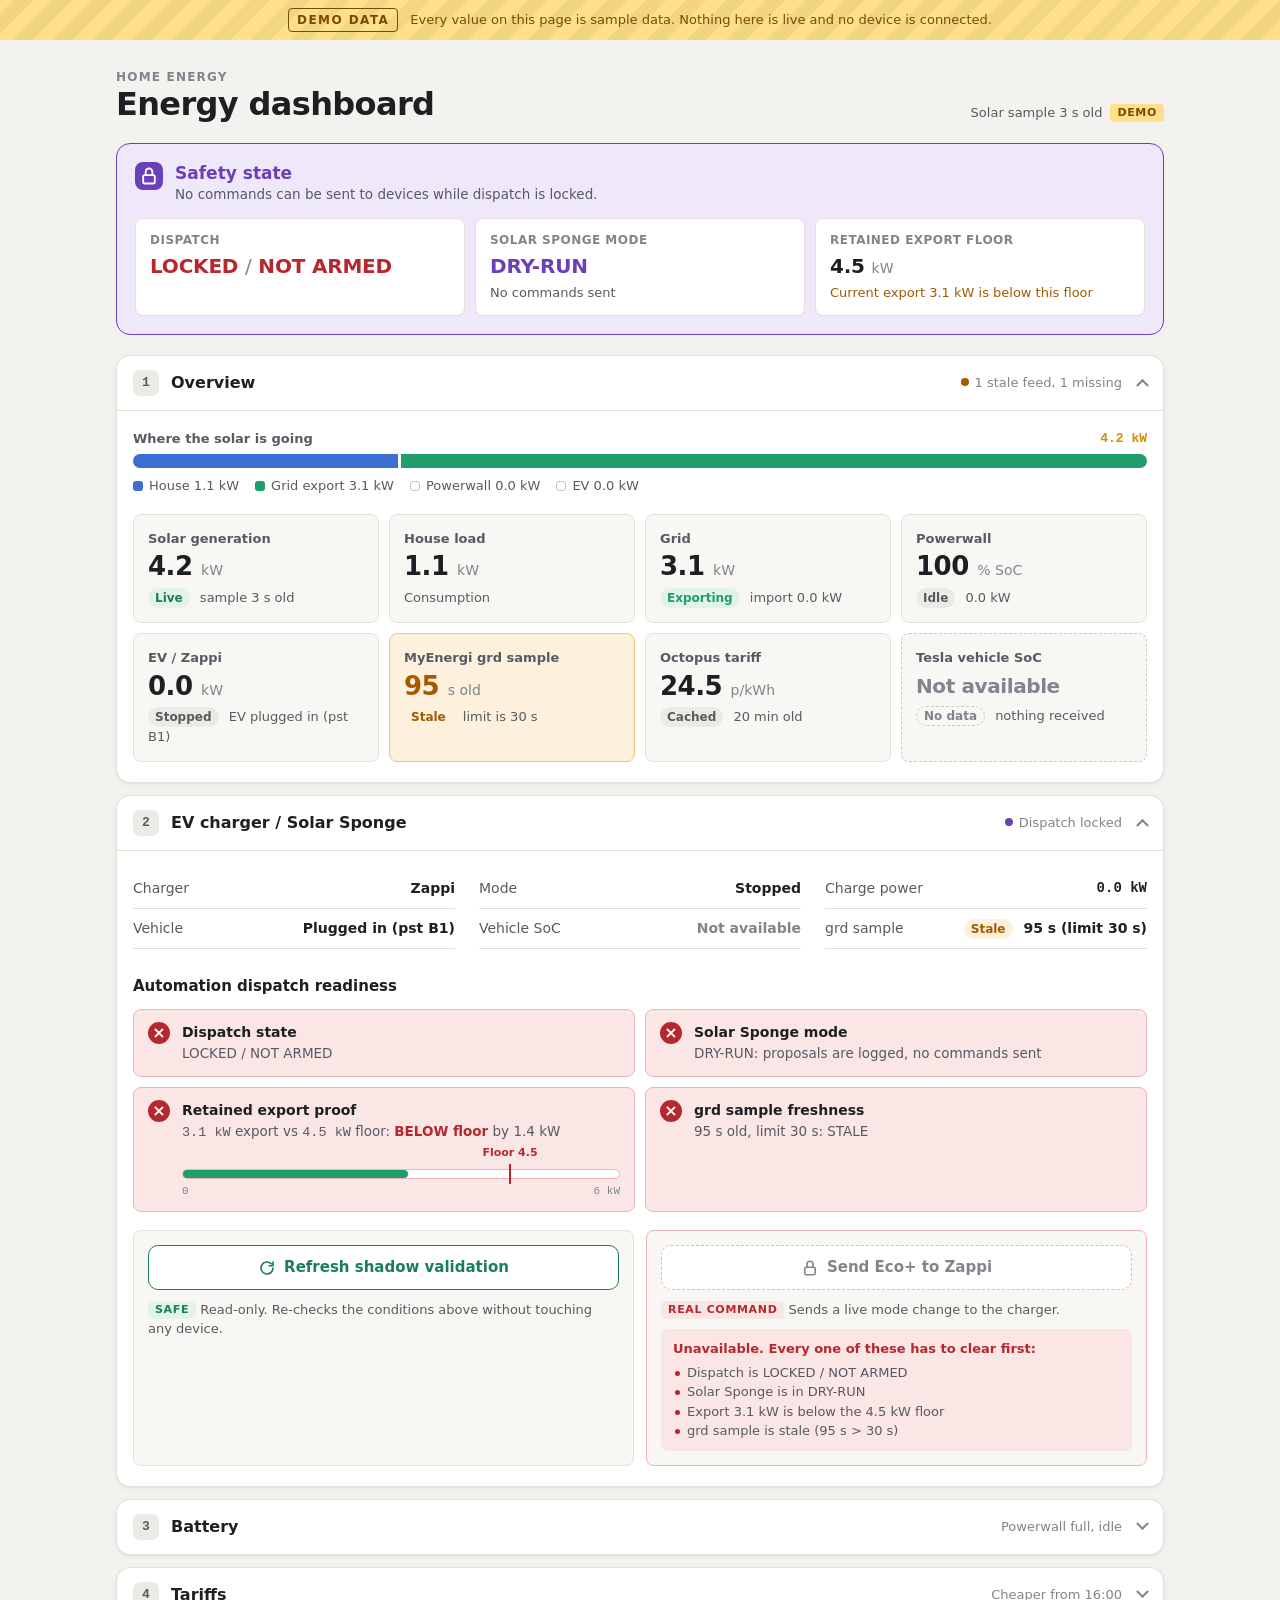
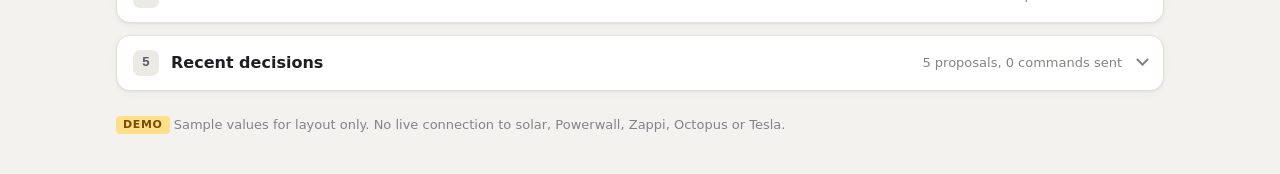
<file: ai-toolkit/pilot/dashboards/A-no-rulebook/index.html>
<!doctype html>
<html lang="en">
<head>
  <meta charset="utf-8">
  <meta name="viewport" content="width=device-width, initial-scale=1">
  <title>Home Energy Dashboard</title>
  <meta name="description" content="Home energy dashboard showing demo data for solar, grid, Powerwall, Zappi EV charging, tariffs and Solar Sponge automation safety state.">
  <link rel="stylesheet" href="styles.css">
</head>
<body>

  <div class="demo-ribbon" role="note">
    <strong>DEMO DATA</strong>
    <span>Every value on this page is sample data. Nothing here is live and no device is connected.</span>
  </div>

  <header class="page-head">
    <div class="wrap head-inner">
      <div>
        <p class="eyebrow">Home energy</p>
        <h1>Energy dashboard</h1>
      </div>
      <p class="head-meta">Solar sample 3 s old <span class="tag tag-demo">Demo</span></p>
    </div>
  </header>

  <main class="wrap">

    <!-- Safety state: always visible, never collapsible -->
    <section class="safety" aria-labelledby="safety-title">
      <div class="safety-head">
        <svg class="safety-icon" viewBox="0 0 24 24" aria-hidden="true"><rect x="5" y="11" width="14" height="10" rx="2"/><path d="M8 11V7a4 4 0 0 1 8 0v4"/></svg>
        <div>
          <h2 id="safety-title">Safety state</h2>
          <p>No commands can be sent to devices while dispatch is locked.</p>
        </div>
      </div>
      <dl class="safety-grid">
        <div class="safety-item is-locked">
          <dt>Dispatch</dt>
          <dd>LOCKED <span class="sep">/</span> NOT ARMED</dd>
        </div>
        <div class="safety-item is-dry">
          <dt>Solar Sponge mode</dt>
          <dd>DRY-RUN</dd>
          <p class="safety-note">No commands sent</p>
        </div>
        <div class="safety-item">
          <dt>Retained export floor</dt>
          <dd>4.5 <span class="unit">kW</span></dd>
          <p class="safety-note warn-text">Current export 3.1 kW is below this floor</p>
        </div>
      </dl>
    </section>

    <!-- 1. Overview -->
    <details class="panel" open>
      <summary>
        <span class="num">1</span>
        <span class="panel-title">Overview</span>
        <span class="panel-hint"><span class="dot dot-warn"></span>1 stale feed, 1 missing</span>
      </summary>
      <div class="panel-body">

        <div class="flow" aria-label="Where the 4.2 kW of solar is going">
          <div class="flow-label">
            <span>Where the solar is going</span>
            <span class="mono">4.2 kW</span>
          </div>
          <div class="flow-bar" role="img" aria-label="House 1.1 kW, grid export 3.1 kW, battery 0 kW, EV 0 kW">
            <span class="seg seg-house" style="flex: 1.1"></span>
            <span class="seg seg-export" style="flex: 3.1"></span>
          </div>
          <ul class="flow-legend">
            <li><span class="key key-house"></span>House 1.1 kW</li>
            <li><span class="key key-export"></span>Grid export 3.1 kW</li>
            <li><span class="key key-none"></span>Powerwall 0.0 kW</li>
            <li><span class="key key-none"></span>EV 0.0 kW</li>
          </ul>
        </div>

        <div class="cards">
          <article class="card">
            <h3>Solar generation</h3>
            <p class="value">4.2 <span class="unit">kW</span></p>
            <p class="meta"><span class="status ok">Live</span> sample 3 s old</p>
          </article>

          <article class="card">
            <h3>House load</h3>
            <p class="value">1.1 <span class="unit">kW</span></p>
            <p class="meta">Consumption</p>
          </article>

          <article class="card">
            <h3>Grid</h3>
            <p class="value">3.1 <span class="unit">kW</span></p>
            <p class="meta"><span class="status export">Exporting</span> import 0.0 kW</p>
          </article>

          <article class="card">
            <h3>Powerwall</h3>
            <p class="value">100 <span class="unit">% SoC</span></p>
            <p class="meta"><span class="status neutral">Idle</span> 0.0 kW</p>
          </article>

          <article class="card">
            <h3>EV / Zappi</h3>
            <p class="value">0.0 <span class="unit">kW</span></p>
            <p class="meta"><span class="status neutral">Stopped</span> EV plugged in (pst B1)</p>
          </article>

          <article class="card card-warn">
            <h3>MyEnergi grd sample</h3>
            <p class="value">95 <span class="unit">s old</span></p>
            <p class="meta"><span class="status warn">Stale</span> limit is 30 s</p>
          </article>

          <article class="card">
            <h3>Octopus tariff</h3>
            <p class="value">24.5 <span class="unit">p/kWh</span></p>
            <p class="meta"><span class="status neutral">Cached</span> 20 min old</p>
          </article>

          <article class="card card-missing">
            <h3>Tesla vehicle SoC</h3>
            <p class="value value-missing">Not available</p>
            <p class="meta"><span class="status missing">No data</span> nothing received</p>
          </article>
        </div>
      </div>
    </details>

    <!-- 2. EV charger / Solar Sponge -->
    <details class="panel" open>
      <summary>
        <span class="num">2</span>
        <span class="panel-title">EV charger / Solar Sponge</span>
        <span class="panel-hint"><span class="dot dot-lock"></span>Dispatch locked</span>
      </summary>
      <div class="panel-body">

        <dl class="kv">
          <div><dt>Charger</dt><dd>Zappi</dd></div>
          <div><dt>Mode</dt><dd>Stopped</dd></div>
          <div><dt>Charge power</dt><dd class="mono">0.0 kW</dd></div>
          <div><dt>Vehicle</dt><dd>Plugged in (pst B1)</dd></div>
          <div><dt>Vehicle SoC</dt><dd class="muted">Not available</dd></div>
          <div><dt>grd sample</dt><dd><span class="status warn">Stale</span> 95 s (limit 30 s)</dd></div>
        </dl>

        <h3 class="subhead">Automation dispatch readiness</h3>

        <ul class="checks">
          <li class="check fail">
            <span class="check-mark" aria-hidden="true">&times;</span>
            <div>
              <p class="check-name">Dispatch state</p>
              <p class="check-detail">LOCKED / NOT ARMED</p>
            </div>
          </li>
          <li class="check fail">
            <span class="check-mark" aria-hidden="true">&times;</span>
            <div>
              <p class="check-name">Solar Sponge mode</p>
              <p class="check-detail">DRY-RUN: proposals are logged, no commands sent</p>
            </div>
          </li>
          <li class="check fail">
            <span class="check-mark" aria-hidden="true">&times;</span>
            <div class="check-grow">
              <p class="check-name">Retained export proof</p>
              <p class="check-detail"><span class="mono">3.1 kW</span> export vs <span class="mono">4.5 kW</span> floor: <strong>BELOW floor</strong> by 1.4 kW</p>
              <div class="gauge" role="img" aria-label="Export 3.1 kW against a 4.5 kW floor">
                <span class="gauge-fill" style="width: 51.67%"></span>
                <span class="gauge-floor" style="left: 75%"><span>Floor 4.5</span></span>
              </div>
              <div class="gauge-scale"><span>0</span><span>6 kW</span></div>
            </div>
          </li>
          <li class="check fail">
            <span class="check-mark" aria-hidden="true">&times;</span>
            <div>
              <p class="check-name">grd sample freshness</p>
              <p class="check-detail">95 s old, limit 30 s: STALE</p>
            </div>
          </li>
        </ul>

        <div class="actions">
          <div class="action">
            <button type="button" class="btn btn-safe" id="refresh-btn">
              <svg viewBox="0 0 24 24" aria-hidden="true"><path d="M20 12a8 8 0 1 1-2.34-5.66"/><path d="M20 4v5h-5"/></svg>
              Refresh shadow validation
            </button>
            <p class="action-note"><span class="tag tag-safe">Safe</span> Read-only. Re-checks the conditions above without touching any device.</p>
            <p class="action-result" id="refresh-result" aria-live="polite"></p>
          </div>

          <div class="action action-danger">
            <button type="button" class="btn btn-danger" disabled aria-describedby="eco-blocked">
              <svg viewBox="0 0 24 24" aria-hidden="true"><rect x="5" y="11" width="14" height="10" rx="2"/><path d="M8 11V7a4 4 0 0 1 8 0v4"/></svg>
              Send Eco+ to Zappi
            </button>
            <p class="action-note"><span class="tag tag-danger">Real command</span> Sends a live mode change to the charger.</p>
            <div class="blocked" id="eco-blocked">
              <p>Unavailable. Every one of these has to clear first:</p>
              <ul>
                <li>Dispatch is LOCKED / NOT ARMED</li>
                <li>Solar Sponge is in DRY-RUN</li>
                <li>Export 3.1 kW is below the 4.5 kW floor</li>
                <li>grd sample is stale (95 s &gt; 30 s)</li>
              </ul>
            </div>
          </div>
        </div>
      </div>
    </details>

    <!-- 3. Battery -->
    <details class="panel">
      <summary>
        <span class="num">3</span>
        <span class="panel-title">Battery</span>
        <span class="panel-hint">Powerwall full, idle</span>
      </summary>
      <div class="panel-body">
        <div class="battery">
          <div class="battery-shell" role="img" aria-label="Powerwall state of charge 100 percent">
            <span class="battery-fill" style="width: 100%"></span>
            <span class="battery-text">100 %</span>
          </div>
          <span class="battery-cap" aria-hidden="true"></span>
        </div>
        <dl class="kv">
          <div><dt>State of charge</dt><dd class="mono">100 %</dd></div>
          <div><dt>Status</dt><dd>Idle</dd></div>
          <div><dt>Power</dt><dd class="mono">0.0 kW</dd></div>
          <div><dt>Note</dt><dd>Full, so surplus solar goes to the grid</dd></div>
        </dl>
      </div>
    </details>

    <!-- 4. Tariffs -->
    <details class="panel">
      <summary>
        <span class="num">4</span>
        <span class="panel-title">Tariffs</span>
        <span class="panel-hint">Cheaper from 16:00</span>
      </summary>
      <div class="panel-body">
        <div class="tariffs">
          <article class="tariff tariff-now">
            <p class="tariff-label">Current slot</p>
            <p class="value">24.5 <span class="unit">p/kWh</span></p>
            <p class="meta"><span class="status neutral">Cached</span> 20 min old</p>
          </article>
          <div class="tariff-arrow" aria-hidden="true">
            <svg viewBox="0 0 24 24"><path d="M5 12h14M13 6l6 6-6 6"/></svg>
          </div>
          <article class="tariff tariff-next">
            <p class="tariff-label">Next slot from 16:00</p>
            <p class="value">15.0 <span class="unit">p/kWh</span></p>
            <p class="meta"><span class="status ok">&minus;9.5 p</span> cheaper than now</p>
          </article>
        </div>
        <p class="footnote">Source: Octopus. The current rate comes from a cached copy, not a fresh fetch.</p>
      </div>
    </details>

    <!-- 5. Recent decisions -->
    <details class="panel">
      <summary>
        <span class="num">5</span>
        <span class="panel-title">Recent decisions</span>
        <span class="panel-hint">5 proposals, 0 commands sent</span>
      </summary>
      <div class="panel-body">
        <div class="table-wrap">
          <table>
            <thead>
              <tr>
                <th scope="col">time</th>
                <th scope="col">proposal</th>
                <th scope="col">reason</th>
                <th scope="col">command_sent</th>
                <th scope="col">dry_run</th>
              </tr>
            </thead>
            <tbody>
              <tr>
                <td class="mono">15:42</td>
                <td>Set Zappi to Eco+</td>
                <td>Export 3.1 kW is below the 4.5 kW retained floor</td>
                <td><span class="pill pill-no">no</span></td>
                <td><span class="pill pill-yes">yes</span></td>
              </tr>
              <tr>
                <td class="mono">15:37</td>
                <td>Hold Stopped</td>
                <td>grd sample stale (95 s, limit 30 s)</td>
                <td><span class="pill pill-no">no</span></td>
                <td><span class="pill pill-yes">yes</span></td>
              </tr>
              <tr>
                <td class="mono">15:32</td>
                <td>Set Zappi to Eco+</td>
                <td>Dispatch locked / not armed</td>
                <td><span class="pill pill-no">no</span></td>
                <td><span class="pill pill-yes">yes</span></td>
              </tr>
              <tr>
                <td class="mono">15:27</td>
                <td>Hold Stopped</td>
                <td>Tesla vehicle SoC not available</td>
                <td><span class="pill pill-no">no</span></td>
                <td><span class="pill pill-yes">yes</span></td>
              </tr>
              <tr>
                <td class="mono">15:22</td>
                <td>No action</td>
                <td>Powerwall at 100 %, surplus already exporting</td>
                <td><span class="pill pill-no">no</span></td>
                <td><span class="pill pill-yes">yes</span></td>
              </tr>
            </tbody>
          </table>
        </div>
      </div>
    </details>

  </main>

  <footer class="wrap page-foot">
    <p><span class="tag tag-demo">Demo</span> Sample values for layout only. No live connection to solar, Powerwall, Zappi, Octopus or Tesla.</p>
  </footer>

  <script>
    (function () {
      var btn = document.getElementById('refresh-btn');
      var out = document.getElementById('refresh-result');
      if (!btn || !out) return;
      btn.addEventListener('click', function () {
        var t = new Date();
        var hh = String(t.getHours()).padStart(2, '0');
        var mm = String(t.getMinutes()).padStart(2, '0');
        var ss = String(t.getSeconds()).padStart(2, '0');
        out.textContent = 'Checked at ' + hh + ':' + mm + ':' + ss + ' (demo). Still blocked: 4 of 4 checks fail. No commands sent.';
      });
    })();
  </script>
</body>
</html>
</file>
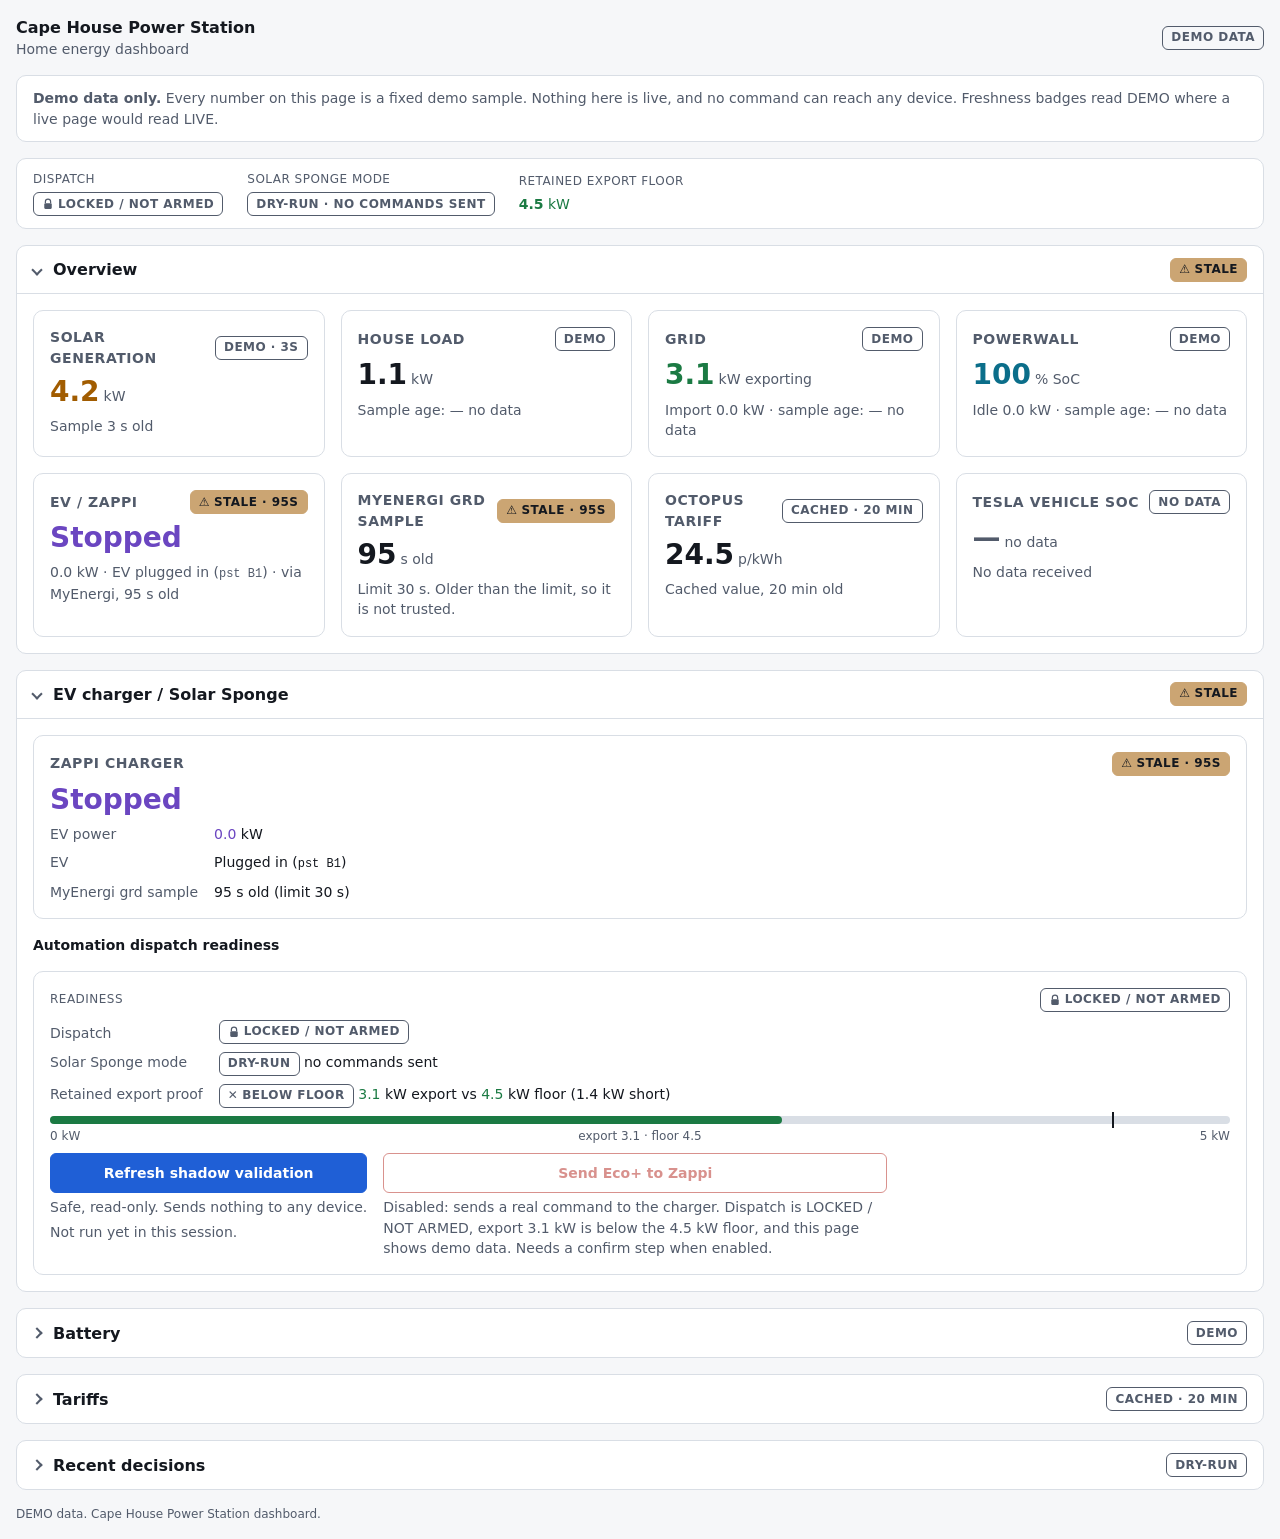
<file: ai-toolkit/pilot/dashboards/B-rulebook-v1/index.html>
<!doctype html>
<html lang="en">
<head>
<meta charset="utf-8">
<meta name="viewport" content="width=device-width, initial-scale=1">
<title>Cape House Power Station (DEMO)</title>
<link rel="stylesheet" href="styles.css">
</head>
<body>
<svg width="0" height="0" style="position:absolute" aria-hidden="true">
  <symbol id="i-lock" viewBox="0 0 16 16">
    <path d="M4.5 7V5a3.5 3.5 0 0 1 7 0v2" fill="none" stroke="currentColor" stroke-width="1.6"/>
    <rect x="3" y="7" width="10" height="7.5" rx="1.5" fill="currentColor"/>
  </symbol>
</svg>

<main class="page">

  <header class="page-header">
    <div>
      <h1>Cape House Power Station</h1>
      <p class="sub">Home energy dashboard</p>
    </div>
    <span class="badge">DEMO DATA</span>
  </header>

  <section class="notice" aria-label="Demo data notice">
    <p><strong>Demo data only.</strong> Every number on this page is a fixed demo sample. Nothing here is live,
      and no command can reach any device. Freshness badges read DEMO where a live page would read LIVE.</p>
  </section>

  <section class="safety" aria-label="Safety state">
    <div class="safety-item">
      <span class="label">Dispatch</span>
      <span class="badge"><svg width="12" height="12" aria-hidden="true"><use href="#i-lock"/></svg>LOCKED / NOT ARMED</span>
    </div>
    <div class="safety-item">
      <span class="label">Solar Sponge mode</span>
      <span class="badge">DRY-RUN · no commands sent</span>
    </div>
    <div class="safety-item">
      <span class="label">Retained export floor</span>
      <span class="export"><strong>4.5</strong> kW</span>
    </div>
  </section>

  <!-- 1. Overview -->
  <details class="section" open>
    <summary>
      <h2>Overview</h2>
      <span class="badge badge-stale"><span aria-hidden="true">⚠</span>STALE</span>
    </summary>
    <div class="section-body">
      <div class="grid">

        <article class="card">
          <div class="card-head">
            <h3 class="label">Solar generation</h3>
            <span class="badge">DEMO · 3s</span>
          </div>
          <p class="num"><span class="solar">4.2</span><span class="unit">kW</span></p>
          <p class="meta">Sample 3 s old</p>
        </article>

        <article class="card">
          <div class="card-head">
            <h3 class="label">House load</h3>
            <span class="badge">DEMO</span>
          </div>
          <p class="num">1.1<span class="unit">kW</span></p>
          <p class="meta">Sample age: <span class="nodata">— no data</span></p>
        </article>

        <article class="card">
          <div class="card-head">
            <h3 class="label">Grid</h3>
            <span class="badge">DEMO</span>
          </div>
          <p class="num"><span class="export">3.1</span><span class="unit">kW exporting</span></p>
          <p class="meta">Import 0.0 kW · sample age: <span class="nodata">— no data</span></p>
        </article>

        <article class="card">
          <div class="card-head">
            <h3 class="label">Powerwall</h3>
            <span class="badge">DEMO</span>
          </div>
          <p class="num"><span class="battery">100</span><span class="unit">% SoC</span></p>
          <p class="meta">Idle 0.0 kW · sample age: <span class="nodata">— no data</span></p>
        </article>

        <article class="card">
          <div class="card-head">
            <h3 class="label">EV / Zappi</h3>
            <span class="badge badge-stale"><span aria-hidden="true">⚠</span>STALE · 95s</span>
          </div>
          <p class="num"><span class="ev">Stopped</span></p>
          <p class="meta">0.0 kW · EV plugged in (<span class="mono">pst B1</span>) · via MyEnergi, 95 s old</p>
        </article>

        <article class="card">
          <div class="card-head">
            <h3 class="label">MyEnergi grd sample</h3>
            <span class="badge badge-stale"><span aria-hidden="true">⚠</span>STALE · 95s</span>
          </div>
          <p class="num">95<span class="unit">s old</span></p>
          <p class="meta">Limit 30 s. Older than the limit, so it is not trusted.</p>
        </article>

        <article class="card">
          <div class="card-head">
            <h3 class="label">Octopus tariff</h3>
            <span class="badge">CACHED · 20 min</span>
          </div>
          <p class="num">24.5<span class="unit">p/kWh</span></p>
          <p class="meta">Cached value, 20 min old</p>
        </article>

        <article class="card">
          <div class="card-head">
            <h3 class="label">Tesla vehicle SoC</h3>
            <span class="badge">NO DATA</span>
          </div>
          <p class="num nodata">—<span class="unit">no data</span></p>
          <p class="meta">No data received</p>
        </article>

      </div>
    </div>
  </details>

  <!-- 2. EV charger / Solar Sponge -->
  <details class="section" open>
    <summary>
      <h2>EV charger / Solar Sponge</h2>
      <span class="badge badge-stale"><span aria-hidden="true">⚠</span>STALE</span>
    </summary>
    <div class="section-body">
      <div class="grid">
        <article class="card">
          <div class="card-head">
            <h3 class="label">Zappi charger</h3>
            <span class="badge badge-stale"><span aria-hidden="true">⚠</span>STALE · 95s</span>
          </div>
          <p class="num"><span class="ev">Stopped</span></p>
          <dl class="kv">
            <dt>EV power</dt><dd><span class="ev">0.0</span> kW</dd>
            <dt>EV</dt><dd>Plugged in (<span class="mono">pst B1</span>)</dd>
            <dt>MyEnergi grd sample</dt><dd>95 s old (limit 30 s)</dd>
          </dl>
        </article>
      </div>

      <h3>Automation dispatch readiness</h3>
      <article class="card">
        <div class="card-head">
          <span class="label">Readiness</span>
          <span class="badge"><svg width="12" height="12" aria-hidden="true"><use href="#i-lock"/></svg>LOCKED / NOT ARMED</span>
        </div>
        <dl class="kv">
          <dt>Dispatch</dt>
          <dd><span class="badge"><svg width="12" height="12" aria-hidden="true"><use href="#i-lock"/></svg>LOCKED / NOT ARMED</span></dd>
          <dt>Solar Sponge mode</dt>
          <dd><span class="badge">DRY-RUN</span> no commands sent</dd>
          <dt>Retained export proof</dt>
          <dd><span class="badge"><span aria-hidden="true">✕</span>BELOW FLOOR</span>
            <span class="export">3.1</span> kW export vs <span class="export">4.5</span> kW floor (1.4 kW short)</dd>
        </dl>

        <div class="meter" role="img" aria-label="Export 3.1 kW against a 4.5 kW retained floor, on a 0 to 5 kW scale. Below floor.">
          <div class="meter-track">
            <div class="meter-fill" style="width:62%"></div>
            <div class="meter-floor" style="left:90%"></div>
          </div>
          <div class="meter-scale"><span>0 kW</span><span>export 3.1 · floor 4.5</span><span>5 kW</span></div>
        </div>

        <div class="actions">
          <div class="action">
            <button type="button" class="btn btn-primary" id="refresh-shadow">Refresh shadow validation</button>
            <p class="reason">Safe, read-only. Sends nothing to any device.</p>
            <p class="meta" id="shadow-status" aria-live="polite">Not run yet in this session.</p>
          </div>
          <div class="action">
            <button type="button" class="btn btn-command" id="send-eco" disabled aria-describedby="eco-reason">Send Eco+ to Zappi</button>
            <p class="reason" id="eco-reason">Disabled: sends a real command to the charger. Dispatch is LOCKED / NOT ARMED,
              export 3.1 kW is below the 4.5 kW floor, and this page shows demo data. Needs a confirm step when enabled.</p>
          </div>
        </div>
      </article>
    </div>
  </details>

  <!-- 3. Battery -->
  <details class="section">
    <summary>
      <h2>Battery</h2>
      <span class="badge">DEMO</span>
    </summary>
    <div class="section-body">
      <div class="grid">
        <article class="card">
          <div class="card-head">
            <h3 class="label">Powerwall</h3>
            <span class="badge">DEMO</span>
          </div>
          <p class="num"><span class="battery">100</span><span class="unit">% SoC</span></p>
          <dl class="kv">
            <dt>State</dt><dd>Idle</dd>
            <dt>Charge / discharge</dt><dd><span class="battery">0.0</span> kW</dd>
            <dt>Sample age</dt><dd class="nodata">— no data</dd>
          </dl>
        </article>
      </div>
    </div>
  </details>

  <!-- 4. Tariffs -->
  <details class="section">
    <summary>
      <h2>Tariffs</h2>
      <span class="badge">CACHED · 20 min</span>
    </summary>
    <div class="section-body">
      <div class="grid">
        <article class="card">
          <div class="card-head">
            <h3 class="label">Octopus · current</h3>
            <span class="badge">CACHED · 20 min</span>
          </div>
          <p class="num">24.5<span class="unit">p/kWh</span></p>
          <p class="meta">Cached value, 20 min old</p>
        </article>
        <article class="card">
          <div class="card-head">
            <h3 class="label">Octopus · next slot</h3>
            <span class="badge">CACHED · 20 min</span>
          </div>
          <p class="num">15.0<span class="unit">p/kWh</span></p>
          <p class="meta">From 16:00</p>
        </article>
      </div>
    </div>
  </details>

  <!-- 5. Recent decisions -->
  <details class="section">
    <summary>
      <h2>Recent decisions</h2>
      <span class="badge">DRY-RUN</span>
    </summary>
    <div class="section-body">
      <div class="table-wrap">
        <table>
          <thead>
            <tr>
              <th scope="col" class="n">Time</th>
              <th scope="col">Proposal</th>
              <th scope="col">Reason</th>
              <th scope="col">command_sent</th>
              <th scope="col">dry_run</th>
            </tr>
          </thead>
          <tbody>
            <tr>
              <td class="n" data-label="Time">13:58</td>
              <td data-label="Proposal">Eco+ to Zappi</td>
              <td data-label="Reason">Export 3.1 kW below 4.5 kW retained floor</td>
              <td class="mono" data-label="command_sent">no</td>
              <td class="mono" data-label="dry_run">yes</td>
            </tr>
            <tr>
              <td class="n" data-label="Time">13:53</td>
              <td data-label="Proposal">Hold, no change</td>
              <td data-label="Reason">MyEnergi grd sample stale (95 s, limit 30 s)</td>
              <td class="mono" data-label="command_sent">no</td>
              <td class="mono" data-label="dry_run">yes</td>
            </tr>
            <tr>
              <td class="n" data-label="Time">13:48</td>
              <td data-label="Proposal">Eco+ to Zappi</td>
              <td data-label="Reason">Dispatch LOCKED / NOT ARMED</td>
              <td class="mono" data-label="command_sent">no</td>
              <td class="mono" data-label="dry_run">yes</td>
            </tr>
            <tr>
              <td class="n" data-label="Time">13:43</td>
              <td data-label="Proposal">Keep Zappi stopped</td>
              <td data-label="Reason">Tesla vehicle SoC not available</td>
              <td class="mono" data-label="command_sent">no</td>
              <td class="mono" data-label="dry_run">yes</td>
            </tr>
            <tr>
              <td class="n" data-label="Time">13:38</td>
              <td data-label="Proposal">Hold, no change</td>
              <td data-label="Reason">Solar Sponge in DRY-RUN mode</td>
              <td class="mono" data-label="command_sent">no</td>
              <td class="mono" data-label="dry_run">yes</td>
            </tr>
          </tbody>
        </table>
      </div>
      <p class="meta">Demo log. No command was sent for any row.</p>
    </div>
  </details>

  <p class="footer">DEMO data. Cape House Power Station dashboard.</p>
</main>

<script>
(function () {
  var refresh = document.getElementById('refresh-shadow');
  var status = document.getElementById('shadow-status');
  refresh.addEventListener('click', function () {
    var t = new Date().toLocaleTimeString([], { hour: '2-digit', minute: '2-digit', second: '2-digit' });
    status.textContent = 'Refreshed at ' + t + ' (demo, read-only, nothing sent).';
  });
  var eco = document.getElementById('send-eco');
  eco.addEventListener('click', function () {
    if (eco.disabled) return;
    if (!window.confirm('Send Eco+ to Zappi? This sends a real command to the charger.')) return;
    // Demo page: no command path exists.
  });
})();
</script>
</body>
</html>
</file>
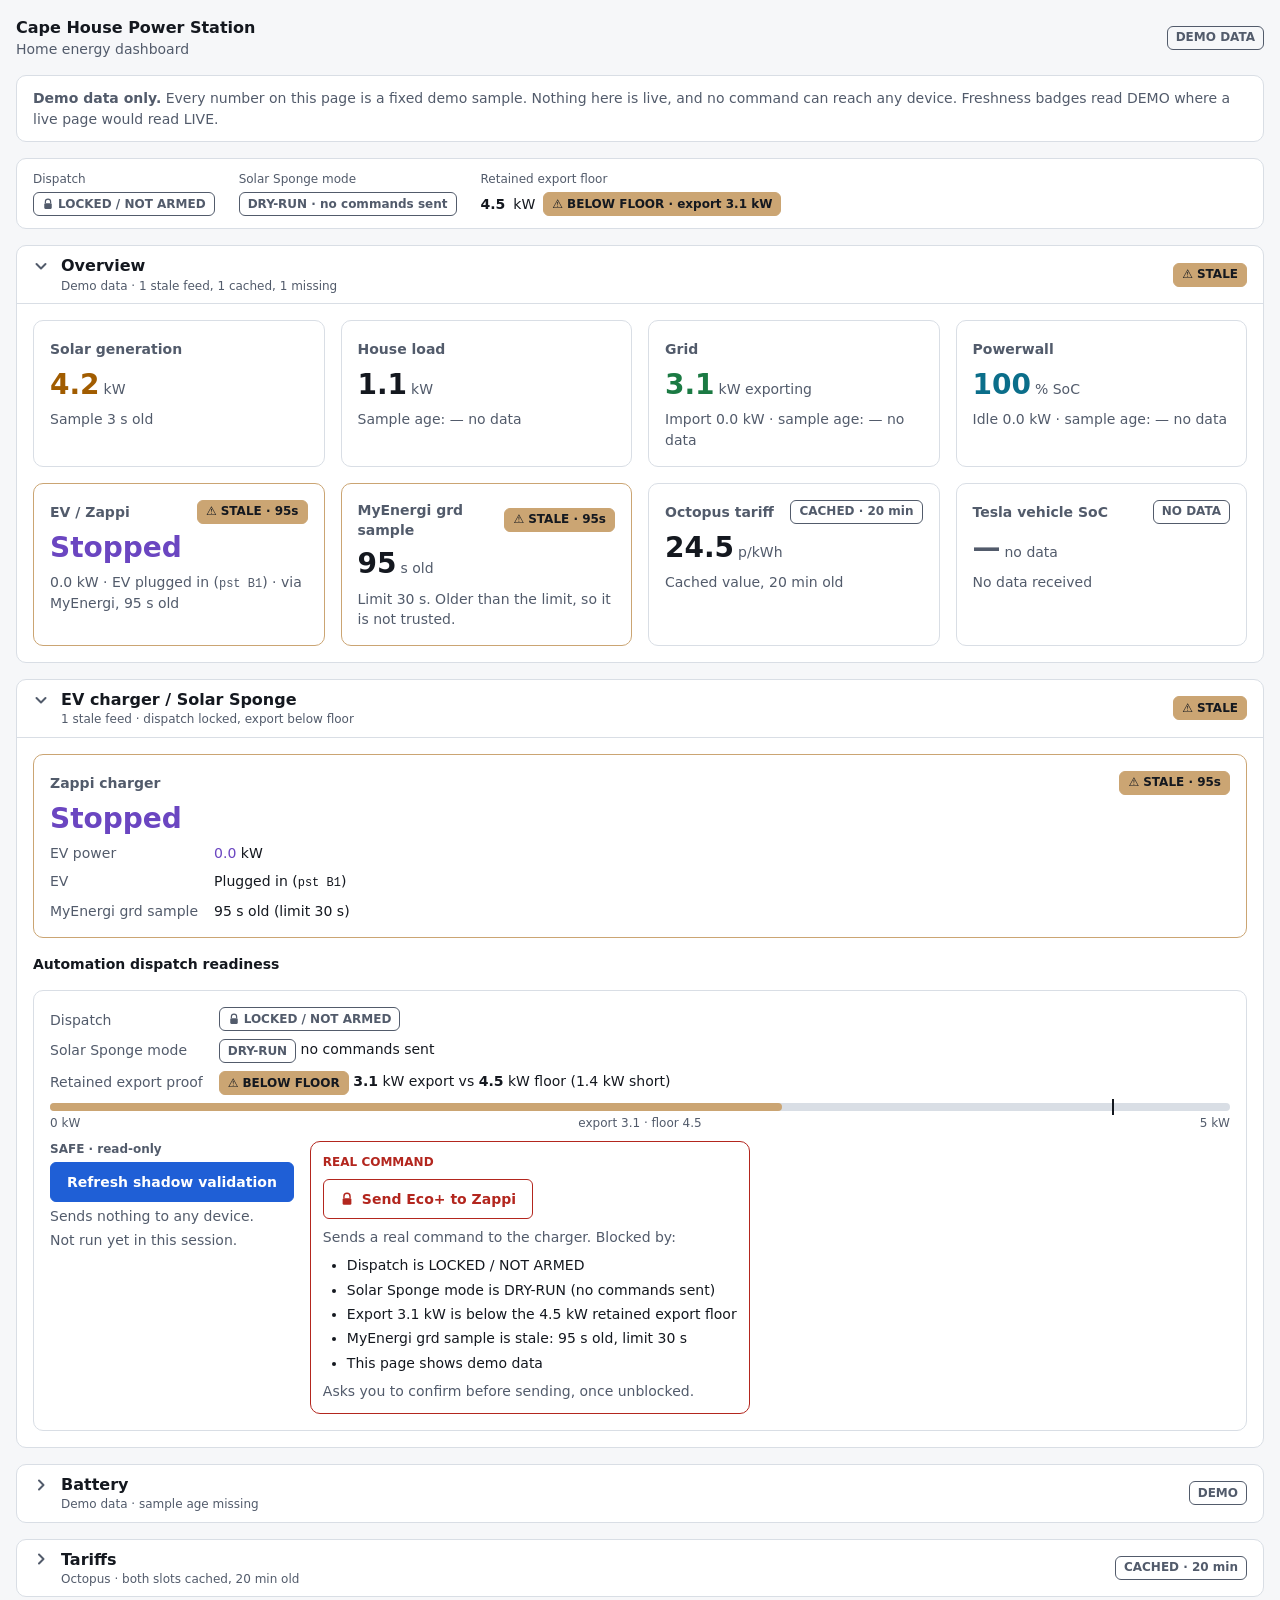
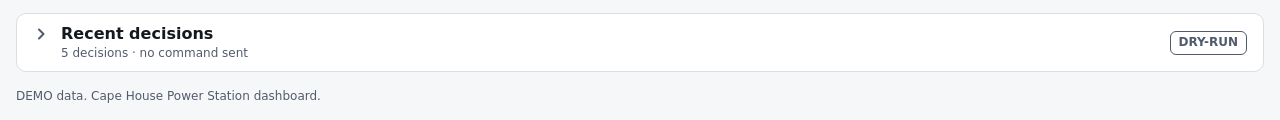
<file: ai-toolkit/pilot/dashboards/C-rulebook-v2-after-gate/index.html>
<!doctype html>
<html lang="en">
<head>
<meta charset="utf-8">
<meta name="viewport" content="width=device-width, initial-scale=1">
<title>Cape House Power Station (DEMO)</title>
<link rel="stylesheet" href="styles.css">
</head>
<body>
<svg width="0" height="0" style="position:absolute" aria-hidden="true">
  <symbol id="i-lock" viewBox="0 0 16 16">
    <path d="M4.5 7V5a3.5 3.5 0 0 1 7 0v2" fill="none" stroke="currentColor" stroke-width="1.6"/>
    <rect x="3" y="7" width="10" height="7.5" rx="1.5" fill="currentColor"/>
  </symbol>
  <symbol id="i-chev" viewBox="0 0 16 16">
    <path d="M6 3.5 10.5 8 6 12.5" fill="none" stroke="currentColor" stroke-width="2" stroke-linecap="round" stroke-linejoin="round"/>
  </symbol>
</svg>

<main class="page">

  <header class="page-header">
    <div>
      <h1>Cape House Power Station</h1>
      <p class="sub">Home energy dashboard</p>
    </div>
    <span class="badge">DEMO DATA</span>
  </header>

  <section class="notice" aria-label="Demo data notice">
    <p><strong>Demo data only.</strong> Every number on this page is a fixed demo sample. Nothing here is live,
      and no command can reach any device. Freshness badges read DEMO where a live page would read LIVE.</p>
  </section>

  <section class="safety" aria-label="Safety state">
    <div class="safety-item">
      <span class="label">Dispatch</span>
      <span class="badge"><svg width="12" height="12" aria-hidden="true"><use href="#i-lock"/></svg>LOCKED / NOT ARMED</span>
    </div>
    <div class="safety-item">
      <span class="label">Solar Sponge mode</span>
      <span class="badge">DRY-RUN · no commands sent</span>
    </div>
    <div class="safety-item">
      <span class="label">Retained export floor</span>
      <span class="floor-value"><strong>4.5</strong> kW
        <span class="badge badge-stale"><span aria-hidden="true">⚠</span>BELOW FLOOR · export 3.1 kW</span></span>
    </div>
  </section>

  <!-- 1. Overview -->
  <details class="section" open>
    <summary>
      <svg class="chev" width="16" height="16" aria-hidden="true"><use href="#i-chev"/></svg>
      <h2>Overview</h2>
      <span class="summary-line">Demo data · 1 stale feed, 1 cached, 1 missing</span>
      <span class="badge badge-stale"><span aria-hidden="true">⚠</span>STALE</span>
    </summary>
    <div class="section-body">
      <div class="grid">

        <article class="card">
          <div class="card-head">
            <h3 class="label">Solar generation</h3>
          </div>
          <p class="num"><span class="solar">4.2</span><span class="unit">kW</span></p>
          <p class="meta">Sample 3 s old</p>
        </article>

        <article class="card">
          <div class="card-head">
            <h3 class="label">House load</h3>
          </div>
          <p class="num">1.1<span class="unit">kW</span></p>
          <p class="meta">Sample age: <span class="nodata">— no data</span></p>
        </article>

        <article class="card">
          <div class="card-head">
            <h3 class="label">Grid</h3>
          </div>
          <p class="num"><span class="export">3.1</span><span class="unit">kW exporting</span></p>
          <p class="meta">Import 0.0 kW · sample age: <span class="nodata">— no data</span></p>
        </article>

        <article class="card">
          <div class="card-head">
            <h3 class="label">Powerwall</h3>
          </div>
          <p class="num"><span class="battery">100</span><span class="unit">% SoC</span></p>
          <p class="meta">Idle 0.0 kW · sample age: <span class="nodata">— no data</span></p>
        </article>

        <article class="card is-stale">
          <div class="card-head">
            <h3 class="label">EV / Zappi</h3>
            <span class="badge badge-stale"><span aria-hidden="true">⚠</span>STALE · 95s</span>
          </div>
          <p class="num"><span class="ev">Stopped</span></p>
          <p class="meta">0.0 kW · EV plugged in (<span class="mono">pst B1</span>) · via MyEnergi, 95 s old</p>
        </article>

        <article class="card is-stale">
          <div class="card-head">
            <h3 class="label">MyEnergi grd sample</h3>
            <span class="badge badge-stale"><span aria-hidden="true">⚠</span>STALE · 95s</span>
          </div>
          <p class="num">95<span class="unit">s old</span></p>
          <p class="meta">Limit 30 s. Older than the limit, so it is not trusted.</p>
        </article>

        <article class="card">
          <div class="card-head">
            <h3 class="label">Octopus tariff</h3>
            <span class="badge">CACHED · 20 min</span>
          </div>
          <p class="num">24.5<span class="unit">p/kWh</span></p>
          <p class="meta">Cached value, 20 min old</p>
        </article>

        <article class="card">
          <div class="card-head">
            <h3 class="label">Tesla vehicle SoC</h3>
            <span class="badge">NO DATA</span>
          </div>
          <p class="num nodata">—<span class="unit">no data</span></p>
          <p class="meta">No data received</p>
        </article>

      </div>
    </div>
  </details>

  <!-- 2. EV charger / Solar Sponge -->
  <details class="section" open>
    <summary>
      <svg class="chev" width="16" height="16" aria-hidden="true"><use href="#i-chev"/></svg>
      <h2>EV charger / Solar Sponge</h2>
      <span class="summary-line">1 stale feed · dispatch locked, export below floor</span>
      <span class="badge badge-stale"><span aria-hidden="true">⚠</span>STALE</span>
    </summary>
    <div class="section-body">
      <div class="grid">
        <article class="card is-stale">
          <div class="card-head">
            <h3 class="label">Zappi charger</h3>
            <span class="badge badge-stale"><span aria-hidden="true">⚠</span>STALE · 95s</span>
          </div>
          <p class="num"><span class="ev">Stopped</span></p>
          <dl class="kv">
            <dt>EV power</dt><dd><span class="ev">0.0</span> kW</dd>
            <dt>EV</dt><dd>Plugged in (<span class="mono">pst B1</span>)</dd>
            <dt>MyEnergi grd sample</dt><dd>95 s old (limit 30 s)</dd>
          </dl>
        </article>
      </div>

      <h3>Automation dispatch readiness</h3>
      <article class="card">
        <dl class="kv">
          <dt>Dispatch</dt>
          <dd><span class="badge"><svg width="12" height="12" aria-hidden="true"><use href="#i-lock"/></svg>LOCKED / NOT ARMED</span></dd>
          <dt>Solar Sponge mode</dt>
          <dd><span class="badge">DRY-RUN</span> no commands sent</dd>
          <dt>Retained export proof</dt>
          <dd><span class="badge badge-stale"><span aria-hidden="true">⚠</span>BELOW FLOOR</span>
            <strong>3.1</strong> kW export vs <strong>4.5</strong> kW floor (1.4 kW short)</dd>
        </dl>

        <div class="meter" role="img" aria-label="Export 3.1 kW against a 4.5 kW retained floor, on a 0 to 5 kW scale. Below floor.">
          <div class="meter-track">
            <div class="meter-fill is-below" style="width:62%"></div>
            <div class="meter-floor" style="left:90%"></div>
          </div>
          <div class="meter-scale"><span>0 kW</span><span>export 3.1 · floor 4.5</span><span>5 kW</span></div>
        </div>

        <div class="actions">
          <div class="action">
            <span class="tag">SAFE · read-only</span>
            <button type="button" class="btn btn-primary" id="refresh-shadow">Refresh shadow validation</button>
            <p class="reason">Sends nothing to any device.</p>
            <p class="meta" id="shadow-status" aria-live="polite">Not run yet in this session.</p>
          </div>
          <div class="action action-command">
            <span class="tag tag-command">REAL COMMAND</span>
            <button type="button" class="btn btn-command" id="send-eco" disabled aria-describedby="eco-reason eco-blockers"><svg width="14" height="14" aria-hidden="true"><use href="#i-lock"/></svg>Send Eco+ to Zappi</button>
            <p class="reason" id="eco-reason">Sends a real command to the charger. Blocked by:</p>
            <ul class="blockers" id="eco-blockers">
              <li>Dispatch is LOCKED / NOT ARMED</li>
              <li>Solar Sponge mode is DRY-RUN (no commands sent)</li>
              <li>Export 3.1 kW is below the 4.5 kW retained export floor</li>
              <li>MyEnergi grd sample is stale: 95 s old, limit 30 s</li>
              <li>This page shows demo data</li>
            </ul>
            <p class="meta">Asks you to confirm before sending, once unblocked.</p>
          </div>
        </div>
      </article>
    </div>
  </details>

  <!-- 3. Battery -->
  <details class="section">
    <summary>
      <svg class="chev" width="16" height="16" aria-hidden="true"><use href="#i-chev"/></svg>
      <h2>Battery</h2>
      <span class="summary-line">Demo data · sample age missing</span>
      <span class="badge">DEMO</span>
    </summary>
    <div class="section-body">
      <div class="grid">
        <article class="card">
          <div class="card-head">
            <h3 class="label">Powerwall</h3>
          </div>
          <p class="num"><span class="battery">100</span><span class="unit">% SoC</span></p>
          <dl class="kv">
            <dt>State</dt><dd>Idle</dd>
            <dt>Charge / discharge</dt><dd><span class="battery">0.0</span> kW</dd>
            <dt>Sample age</dt><dd class="nodata">— no data</dd>
          </dl>
        </article>
      </div>
    </div>
  </details>

  <!-- 4. Tariffs -->
  <details class="section">
    <summary>
      <svg class="chev" width="16" height="16" aria-hidden="true"><use href="#i-chev"/></svg>
      <h2>Tariffs</h2>
      <span class="summary-line">Octopus · both slots cached, 20 min old</span>
      <span class="badge">CACHED · 20 min</span>
    </summary>
    <div class="section-body">
      <div class="grid">
        <article class="card">
          <div class="card-head">
            <h3 class="label">Octopus · current</h3>
          </div>
          <p class="num">24.5<span class="unit">p/kWh</span></p>
          <p class="meta">Cached value, 20 min old</p>
        </article>
        <article class="card">
          <div class="card-head">
            <h3 class="label">Octopus · next slot</h3>
          </div>
          <p class="num">15.0<span class="unit">p/kWh</span></p>
          <p class="meta">From 16:00</p>
        </article>
      </div>
    </div>
  </details>

  <!-- 5. Recent decisions -->
  <details class="section">
    <summary>
      <svg class="chev" width="16" height="16" aria-hidden="true"><use href="#i-chev"/></svg>
      <h2>Recent decisions</h2>
      <span class="summary-line">5 decisions · no command sent</span>
      <span class="badge">DRY-RUN</span>
    </summary>
    <div class="section-body">
      <div class="table-wrap">
        <table>
          <thead>
            <tr>
              <th scope="col" class="n">Time</th>
              <th scope="col">Proposal</th>
              <th scope="col">Reason</th>
              <th scope="col">command_sent</th>
              <th scope="col">dry_run</th>
            </tr>
          </thead>
          <tbody>
            <tr>
              <td class="n" data-label="Time">13:58</td>
              <td data-label="Proposal">Eco+ to Zappi</td>
              <td data-label="Reason">Export 3.1 kW below 4.5 kW retained floor</td>
              <td class="mono" data-label="command_sent">no</td>
              <td class="mono" data-label="dry_run">yes</td>
            </tr>
            <tr>
              <td class="n" data-label="Time">13:53</td>
              <td data-label="Proposal">Hold, no change</td>
              <td data-label="Reason">MyEnergi grd sample stale (95 s, limit 30 s)</td>
              <td class="mono" data-label="command_sent">no</td>
              <td class="mono" data-label="dry_run">yes</td>
            </tr>
            <tr>
              <td class="n" data-label="Time">13:48</td>
              <td data-label="Proposal">Eco+ to Zappi</td>
              <td data-label="Reason">Dispatch LOCKED / NOT ARMED</td>
              <td class="mono" data-label="command_sent">no</td>
              <td class="mono" data-label="dry_run">yes</td>
            </tr>
            <tr>
              <td class="n" data-label="Time">13:43</td>
              <td data-label="Proposal">Keep Zappi stopped</td>
              <td data-label="Reason">Tesla vehicle SoC not available</td>
              <td class="mono" data-label="command_sent">no</td>
              <td class="mono" data-label="dry_run">yes</td>
            </tr>
            <tr>
              <td class="n" data-label="Time">13:38</td>
              <td data-label="Proposal">Hold, no change</td>
              <td data-label="Reason">Solar Sponge in DRY-RUN mode</td>
              <td class="mono" data-label="command_sent">no</td>
              <td class="mono" data-label="dry_run">yes</td>
            </tr>
          </tbody>
        </table>
      </div>
      <p class="meta">Demo log. No command was sent for any row.</p>
    </div>
  </details>

  <p class="footer">DEMO data. Cape House Power Station dashboard.</p>
</main>

<script>
(function () {
  var refresh = document.getElementById('refresh-shadow');
  var status = document.getElementById('shadow-status');
  refresh.addEventListener('click', function () {
    var t = new Date().toLocaleTimeString([], { hour: '2-digit', minute: '2-digit', second: '2-digit' });
    status.textContent = 'Refreshed at ' + t + ' (demo, read-only, nothing sent).';
  });
  var eco = document.getElementById('send-eco');
  eco.addEventListener('click', function () {
    if (eco.disabled) return;
    if (!window.confirm('Send Eco+ to Zappi? This sends a real command to the charger.')) return;
    // Demo page: no command path exists.
  });
})();
</script>
</body>
</html>
</file>
<file: ai-toolkit/pilot/dashboards/A-no-rulebook/styles.css>
/* Home energy dashboard (demo) */

:root {
  --bg: #f4f2ee;
  --surface: #ffffff;
  --surface-2: #f8f7f4;
  --border: #e3e0d9;
  --border-strong: #cfcac0;
  --text: #1d1f22;
  --text-2: #565a61;
  --text-3: #80848b;

  --solar: #d98a00;
  --house: #3b6fd4;
  --export: #1f9d6b;
  --none: #c9c5bc;

  --ok: #1a7f56;
  --ok-bg: #e2f3ea;
  --warn: #a35a00;
  --warn-bg: #fdf0dc;
  --warn-line: #f0c27a;
  --danger: #b4282e;
  --danger-bg: #fbe6e6;
  --danger-line: #eeb3b5;
  --lock: #6b3fb8;
  --lock-bg: #efe8fa;
  --neutral-bg: #eceae5;

  --demo: #7a4b00;
  --demo-bg: #ffe08a;

  --radius: 14px;
  --radius-sm: 8px;
  --shadow: 0 1px 2px rgba(20, 20, 20, .05), 0 2px 8px rgba(20, 20, 20, .04);

  --font: system-ui, -apple-system, "Segoe UI", Roboto, "Helvetica Neue", Arial, sans-serif;
  --mono: ui-monospace, "SF Mono", Menlo, Consolas, "Liberation Mono", monospace;

  color-scheme: light;
}

@media (prefers-color-scheme: dark) {
  :root:not([data-theme="light"]) {
    --bg: #121416;
    --surface: #1b1e21;
    --surface-2: #202428;
    --border: #2d3237;
    --border-strong: #3c4248;
    --text: #e9eaec;
    --text-2: #a9aeb5;
    --text-3: #7e848c;

    --solar: #f2a93b;
    --house: #6f9cf0;
    --export: #3fc28d;
    --none: #3f454c;

    --ok: #5ccf9c;
    --ok-bg: #173327;
    --warn: #f3b25c;
    --warn-bg: #36280f;
    --warn-line: #6b4d1c;
    --danger: #f2858a;
    --danger-bg: #3a1a1c;
    --danger-line: #6d2f33;
    --lock: #b99cf0;
    --lock-bg: #2a2140;
    --neutral-bg: #2a2e33;

    --demo: #1d1400;
    --demo-bg: #f2c94c;

    --shadow: 0 1px 2px rgba(0, 0, 0, .3);
    color-scheme: dark;
  }
}

:root[data-theme="dark"] {
  --bg: #121416;
  --surface: #1b1e21;
  --surface-2: #202428;
  --border: #2d3237;
  --border-strong: #3c4248;
  --text: #e9eaec;
  --text-2: #a9aeb5;
  --text-3: #7e848c;

  --solar: #f2a93b;
  --house: #6f9cf0;
  --export: #3fc28d;
  --none: #3f454c;

  --ok: #5ccf9c;
  --ok-bg: #173327;
  --warn: #f3b25c;
  --warn-bg: #36280f;
  --warn-line: #6b4d1c;
  --danger: #f2858a;
  --danger-bg: #3a1a1c;
  --danger-line: #6d2f33;
  --lock: #b99cf0;
  --lock-bg: #2a2140;
  --neutral-bg: #2a2e33;

  --demo: #1d1400;
  --demo-bg: #f2c94c;

  --shadow: 0 1px 2px rgba(0, 0, 0, .3);
  color-scheme: dark;
}

/* Base */

*, *::before, *::after { box-sizing: border-box; }

html { -webkit-text-size-adjust: 100%; }

body {
  margin: 0;
  background: var(--bg);
  color: var(--text);
  font-family: var(--font);
  font-size: 15px;
  line-height: 1.5;
  overflow-x: hidden;
}

h1, h2, h3, p, dl, dd, ul { margin: 0; }
ul { padding: 0; list-style: none; }

.wrap {
  width: 100%;
  max-width: 1080px;
  margin: 0 auto;
  padding: 0 16px;
}

.mono { font-family: var(--mono); font-variant-numeric: tabular-nums; }
.muted { color: var(--text-3); }

/* Demo ribbon */

.demo-ribbon {
  display: flex;
  flex-wrap: wrap;
  gap: 4px 12px;
  align-items: center;
  justify-content: center;
  padding: 8px 16px;
  background: var(--demo-bg);
  color: var(--demo);
  font-size: 13px;
  text-align: center;
  background-image: repeating-linear-gradient(-45deg, transparent 0 14px, rgba(0, 0, 0, .05) 14px 28px);
}
.demo-ribbon strong {
  letter-spacing: .12em;
  font-size: 12px;
  padding: 2px 8px;
  border: 1.5px solid currentColor;
  border-radius: 4px;
}

/* Header */

.page-head { padding: 28px 0 20px; }
.head-inner {
  display: flex;
  flex-wrap: wrap;
  align-items: flex-end;
  justify-content: space-between;
  gap: 8px 24px;
}
.eyebrow {
  color: var(--text-3);
  font-size: 12px;
  font-weight: 600;
  letter-spacing: .1em;
  text-transform: uppercase;
}
h1 {
  font-size: clamp(24px, 4vw, 32px);
  line-height: 1.15;
  font-weight: 700;
  letter-spacing: -.02em;
}
.head-meta {
  display: flex;
  align-items: center;
  gap: 8px;
  color: var(--text-2);
  font-size: 13px;
}

/* Tags and pills */

.tag {
  display: inline-block;
  padding: 1px 7px;
  border-radius: 4px;
  font-size: 11px;
  font-weight: 700;
  letter-spacing: .06em;
  text-transform: uppercase;
  vertical-align: 1px;
  white-space: nowrap;
}
.tag-demo { background: var(--demo-bg); color: var(--demo); }
.tag-safe { background: var(--ok-bg); color: var(--ok); }
.tag-danger { background: var(--danger-bg); color: var(--danger); }

.status {
  display: inline-block;
  margin-right: 6px;
  padding: 0 7px;
  border-radius: 999px;
  font-size: 12px;
  font-weight: 600;
  line-height: 20px;
  white-space: nowrap;
}
.status.ok { background: var(--ok-bg); color: var(--ok); }
.status.export { background: var(--ok-bg); color: var(--export); }
.status.warn { background: var(--warn-bg); color: var(--warn); }
.status.neutral { background: var(--neutral-bg); color: var(--text-2); }
.status.missing { background: transparent; color: var(--text-3); border: 1px dashed var(--border-strong); line-height: 18px; }

.pill {
  display: inline-block;
  min-width: 36px;
  padding: 0 8px;
  border-radius: 999px;
  font-family: var(--mono);
  font-size: 12px;
  font-weight: 600;
  line-height: 20px;
  text-align: center;
}
.pill-no { background: var(--neutral-bg); color: var(--text-2); }
.pill-yes { background: var(--lock-bg); color: var(--lock); }

.dot {
  display: inline-block;
  width: 8px;
  height: 8px;
  border-radius: 50%;
  margin-right: 6px;
  vertical-align: 1px;
}
.dot-warn { background: var(--warn); }
.dot-lock { background: var(--lock); }

/* Safety state */

.safety {
  margin-bottom: 20px;
  padding: 18px;
  border: 1.5px solid var(--lock);
  border-radius: var(--radius);
  background: var(--lock-bg);
}
.safety-head {
  display: flex;
  gap: 12px;
  align-items: flex-start;
  margin-bottom: 14px;
}
.safety-icon {
  flex: none;
  width: 28px;
  height: 28px;
  padding: 4px;
  border-radius: 8px;
  background: var(--lock);
  fill: none;
  stroke: var(--surface);
  stroke-width: 2.2;
  stroke-linecap: round;
  stroke-linejoin: round;
}
.safety h2 { font-size: 17px; line-height: 1.3; color: var(--lock); }
.safety-head p { color: var(--text-2); font-size: 13.5px; }

.safety-grid {
  display: grid;
  grid-template-columns: repeat(3, minmax(0, 1fr));
  gap: 10px;
}
.safety-item {
  padding: 12px 14px;
  border-radius: var(--radius-sm);
  background: var(--surface);
  border: 1px solid var(--border);
}
.safety-item dt {
  color: var(--text-3);
  font-size: 12px;
  font-weight: 600;
  letter-spacing: .04em;
  text-transform: uppercase;
}
.safety-item dd {
  margin-top: 2px;
  font-size: 20px;
  font-weight: 750;
  letter-spacing: -.01em;
  font-variant-numeric: tabular-nums;
}
.safety-item.is-locked dd { color: var(--danger); }
.safety-item.is-dry dd { color: var(--lock); }
.safety-item .sep { color: var(--text-3); font-weight: 400; }
.safety-note { margin-top: 2px; color: var(--text-2); font-size: 13px; }
.warn-text { color: var(--warn); }

/* Accordion panels */

.panel {
  margin-bottom: 12px;
  border: 1px solid var(--border);
  border-radius: var(--radius);
  background: var(--surface);
  box-shadow: var(--shadow);
  overflow: hidden;
}
.panel > summary {
  display: flex;
  align-items: center;
  gap: 12px;
  padding: 14px 16px;
  cursor: pointer;
  list-style: none;
  user-select: none;
}
.panel > summary::-webkit-details-marker { display: none; }
.panel > summary::after {
  content: "";
  flex: none;
  width: 9px;
  height: 9px;
  margin-left: 4px;
  border-right: 2px solid var(--text-3);
  border-bottom: 2px solid var(--text-3);
  transform: rotate(45deg) translate(-2px, -2px);
  transition: transform .18s ease;
}
.panel[open] > summary::after { transform: rotate(225deg) translate(-2px, -2px); }
.panel > summary:hover { background: var(--surface-2); }
.panel > summary:focus-visible { outline: 2px solid var(--house); outline-offset: -2px; border-radius: var(--radius); }
.panel[open] > summary { border-bottom: 1px solid var(--border); }

.num {
  flex: none;
  display: grid;
  place-items: center;
  width: 26px;
  height: 26px;
  border-radius: 7px;
  background: var(--neutral-bg);
  color: var(--text-2);
  font-family: var(--mono);
  font-size: 13px;
  font-weight: 600;
}
.panel-title { font-size: 16px; font-weight: 650; }
.panel-hint {
  margin-left: auto;
  color: var(--text-3);
  font-size: 13px;
  text-align: right;
}

.panel-body { padding: 18px 16px 20px; }

/* Energy flow */

.flow { margin-bottom: 18px; }
.flow-label {
  display: flex;
  justify-content: space-between;
  margin-bottom: 6px;
  color: var(--text-2);
  font-size: 13px;
  font-weight: 600;
}
.flow-label .mono { color: var(--solar); }
.flow-bar {
  display: flex;
  gap: 3px;
  height: 14px;
  border-radius: 999px;
  overflow: hidden;
}
.seg { display: block; height: 100%; }
.seg-house { background: var(--house); }
.seg-export { background: var(--export); }
.flow-legend {
  display: flex;
  flex-wrap: wrap;
  gap: 4px 16px;
  margin-top: 8px;
  color: var(--text-2);
  font-size: 13px;
}
.flow-legend li { display: flex; align-items: center; gap: 6px; }
.key { width: 10px; height: 10px; border-radius: 3px; }
.key-house { background: var(--house); }
.key-export { background: var(--export); }
.key-none { background: transparent; border: 1.5px solid var(--none); }

/* Metric cards */

.cards {
  display: grid;
  grid-template-columns: repeat(4, minmax(0, 1fr));
  gap: 10px;
}
.card {
  padding: 14px;
  border: 1px solid var(--border);
  border-radius: var(--radius-sm);
  background: var(--surface-2);
  min-width: 0;
}
.card h3 {
  color: var(--text-2);
  font-size: 13px;
  font-weight: 600;
}
.value {
  margin: 4px 0 6px;
  font-size: 26px;
  font-weight: 700;
  letter-spacing: -.02em;
  line-height: 1.15;
  font-variant-numeric: tabular-nums;
}
.unit {
  color: var(--text-3);
  font-size: 14px;
  font-weight: 500;
  letter-spacing: 0;
}
.meta { color: var(--text-2); font-size: 13px; }

.card-warn { border-color: var(--warn-line); background: var(--warn-bg); }
.card-warn .value { color: var(--warn); }
.card-missing { border-style: dashed; border-color: var(--border-strong); }
.value-missing { color: var(--text-3); font-size: 20px; padding: 3px 0 2px; }

/* Key-value list */

.kv {
  display: grid;
  grid-template-columns: repeat(3, minmax(0, 1fr));
  gap: 0 24px;
}
.kv > div {
  display: flex;
  justify-content: space-between;
  gap: 12px;
  padding: 9px 0;
  border-bottom: 1px solid var(--border);
  font-size: 14px;
}
.kv dt { color: var(--text-2); }
.kv dd { text-align: right; font-weight: 550; }

/* Dispatch readiness */

.subhead {
  margin: 26px 0 12px;
  font-size: 15px;
  font-weight: 700;
}

.checks {
  display: grid;
  grid-template-columns: repeat(2, minmax(0, 1fr));
  gap: 10px;
}
.check {
  display: flex;
  gap: 12px;
  padding: 12px 14px;
  border-radius: var(--radius-sm);
  border: 1px solid var(--danger-line);
  background: var(--danger-bg);
}
.check-mark {
  flex: none;
  display: grid;
  place-items: center;
  width: 22px;
  height: 22px;
  border-radius: 50%;
  background: var(--danger);
  color: var(--surface);
  font-size: 16px;
  font-weight: 700;
  line-height: 1;
}
.check-grow { flex: 1; min-width: 0; }
.check-name { font-weight: 650; font-size: 14px; }
.check-detail { color: var(--text-2); font-size: 13.5px; }
.check-detail strong { color: var(--danger); }

.gauge {
  position: relative;
  height: 10px;
  margin-top: 26px;
  border-radius: 999px;
  background: var(--surface);
  border: 1px solid var(--danger-line);
}
.gauge-fill {
  position: absolute;
  inset: 0 auto 0 0;
  border-radius: 999px;
  background: var(--export);
}
.gauge-floor {
  position: absolute;
  top: -6px;
  bottom: -6px;
  width: 2px;
  margin-left: -1px;
  background: var(--danger);
}
.gauge-floor span {
  position: absolute;
  bottom: calc(100% + 2px);
  left: 50%;
  transform: translateX(-50%);
  color: var(--danger);
  font-size: 11px;
  font-weight: 700;
  white-space: nowrap;
}
.gauge-scale {
  display: flex;
  justify-content: space-between;
  margin-top: 4px;
  color: var(--text-3);
  font-size: 11px;
  font-family: var(--mono);
}

/* Actions */

.actions {
  display: grid;
  grid-template-columns: repeat(2, minmax(0, 1fr));
  gap: 12px;
  margin-top: 18px;
}
.action {
  padding: 14px;
  border: 1px solid var(--border);
  border-radius: var(--radius-sm);
  background: var(--surface-2);
}
.action-danger { border-color: var(--danger-line); }

.btn {
  display: inline-flex;
  align-items: center;
  justify-content: center;
  gap: 8px;
  width: 100%;
  min-height: 44px;
  padding: 10px 16px;
  border-radius: 10px;
  border: 1.5px solid transparent;
  font: inherit;
  font-size: 15px;
  font-weight: 650;
  cursor: pointer;
  transition: background .15s ease, transform .05s ease;
}
.btn svg {
  width: 18px;
  height: 18px;
  fill: none;
  stroke: currentColor;
  stroke-width: 2.2;
  stroke-linecap: round;
  stroke-linejoin: round;
}
.btn:focus-visible { outline: 2px solid var(--house); outline-offset: 2px; }
.btn:active:not(:disabled) { transform: translateY(1px); }

.btn-safe {
  background: var(--surface);
  border-color: var(--ok);
  color: var(--ok);
}
.btn-safe:hover { background: var(--ok-bg); }

.btn-danger:disabled {
  background: var(--surface);
  border: 1.5px dashed var(--danger-line);
  color: var(--text-3);
  cursor: not-allowed;
}

.action-note { margin-top: 10px; color: var(--text-2); font-size: 13px; }
.action-result:not(:empty) {
  margin-top: 8px;
  padding: 8px 10px;
  border-radius: 6px;
  background: var(--ok-bg);
  color: var(--ok);
  font-size: 13px;
}

.blocked {
  margin-top: 10px;
  padding: 10px 12px;
  border-radius: 6px;
  background: var(--danger-bg);
  font-size: 13px;
}
.blocked p { color: var(--danger); font-weight: 650; }
.blocked ul { margin-top: 4px; }
.blocked li {
  position: relative;
  padding-left: 14px;
  color: var(--text-2);
}
.blocked li::before {
  content: "";
  position: absolute;
  left: 2px;
  top: .62em;
  width: 5px;
  height: 5px;
  border-radius: 50%;
  background: var(--danger);
}

/* Battery */

.battery {
  display: flex;
  align-items: center;
  max-width: 420px;
  margin-bottom: 14px;
}
.battery-shell {
  position: relative;
  flex: 1;
  height: 48px;
  padding: 4px;
  border: 2px solid var(--border-strong);
  border-radius: 10px;
}
.battery-fill {
  display: block;
  height: 100%;
  border-radius: 6px;
  background: var(--export);
}
.battery-text {
  position: absolute;
  inset: 0;
  display: grid;
  place-items: center;
  color: var(--surface);
  font-size: 18px;
  font-weight: 750;
  font-variant-numeric: tabular-nums;
}
.battery-cap {
  width: 6px;
  height: 18px;
  margin-left: 3px;
  border-radius: 0 3px 3px 0;
  background: var(--border-strong);
}

/* Tariffs */

.tariffs {
  display: grid;
  grid-template-columns: minmax(0, 1fr) auto minmax(0, 1fr);
  align-items: stretch;
  gap: 10px;
}
.tariff {
  padding: 14px;
  border-radius: var(--radius-sm);
  border: 1px solid var(--border);
  background: var(--surface-2);
}
.tariff-next { border-color: var(--ok); background: var(--ok-bg); }
.tariff-next .value { color: var(--ok); }
.tariff-label { color: var(--text-2); font-size: 13px; font-weight: 600; }
.tariff-arrow { display: grid; place-items: center; color: var(--text-3); }
.tariff-arrow svg {
  width: 22px;
  height: 22px;
  fill: none;
  stroke: currentColor;
  stroke-width: 2;
  stroke-linecap: round;
  stroke-linejoin: round;
}
.footnote { margin-top: 12px; color: var(--text-3); font-size: 13px; }

/* Table */

.table-wrap {
  overflow-x: auto;
  -webkit-overflow-scrolling: touch;
  border: 1px solid var(--border);
  border-radius: var(--radius-sm);
}
table {
  width: 100%;
  min-width: 620px;
  border-collapse: collapse;
  font-size: 14px;
}
th, td {
  padding: 10px 12px;
  text-align: left;
  vertical-align: top;
  border-bottom: 1px solid var(--border);
}
th {
  background: var(--surface-2);
  color: var(--text-2);
  font-family: var(--mono);
  font-size: 12px;
  font-weight: 600;
  white-space: nowrap;
}
tbody tr:last-child td { border-bottom: 0; }
tbody tr:hover td { background: var(--surface-2); }
td:first-child { color: var(--text-2); white-space: nowrap; }
td:nth-child(2) { font-weight: 600; white-space: nowrap; }
td:nth-child(4), td:nth-child(5), th:nth-child(4), th:nth-child(5) { text-align: center; }

/* Footer */

.page-foot {
  padding-top: 12px;
  padding-bottom: 40px;
  color: var(--text-3);
  font-size: 13px;
}

/* Responsive */

@media (max-width: 900px) {
  .cards { grid-template-columns: repeat(2, minmax(0, 1fr)); }
  .kv { grid-template-columns: repeat(2, minmax(0, 1fr)); }
}

@media (max-width: 680px) {
  .safety-grid,
  .checks,
  .actions,
  .kv { grid-template-columns: minmax(0, 1fr); }

  .tariffs { grid-template-columns: minmax(0, 1fr); }
  .tariff-arrow { transform: rotate(90deg); height: 20px; }

  .panel-hint { display: none; }
  .panel > summary::after { margin-left: auto; }
}

@media (max-width: 420px) {
  body { font-size: 14px; }
  .cards { gap: 8px; }
  .card { padding: 12px; }
  .value { font-size: 22px; }
  .safety { padding: 14px; }
  .safety-item dd { font-size: 18px; }
}

@media (prefers-reduced-motion: reduce) {
  * { transition: none !important; }
}
</file>
<file: ai-toolkit/pilot/dashboards/B-rulebook-v1/styles.css>
/* Cape House Power Station dashboard. Follows DESIGN.md ("Calm control room"). */

/* §2 tokens */
:root {
  /* surfaces */
  --bg:#F6F7F9; --surface:#FFFFFF; --border:#D9DEE5;
  --text:#14181F; --text-muted:#525B6B; --accent:#1F5FD6;
  /* energy flows (all ≥4.5:1 on --bg and --surface) */
  --solar:#A15C00; --export:#1B7A43; --import:#B3261E; --battery:#0B6E8A; --ev:#6B46C1;
  /* spacing — 4px base. Use ONLY these */
  --s1:4px; --s2:8px; --s3:12px; --s4:16px; --s5:24px; --s6:32px; --s7:48px;
  /* radius, type */
  --radius:6px; --radius-lg:10px;
  --font: system-ui, "Segoe UI", Roboto, sans-serif;
  --mono: ui-monospace, "Cascadia Mono", Consolas, monospace;
}
@media (prefers-color-scheme: dark) { :root {
  --bg:#0E1116; --surface:#161B22; --border:#2A313C;
  --text:#E6EAF0; --text-muted:#9AA4B2; --accent:#6EA8FE;
  --solar:#F2B33D; --export:#4CC38A; --import:#FF7B72; --battery:#4FC3E0; --ev:#B39DFF;
}}

/* Derived aliases (built only from §2 tokens, no new colours).
   STALE badge = solid amber background + dark text, in both schemes. */
:root {
  --stale-bg: color-mix(in srgb, var(--solar) 55%, var(--surface));
  --stale-text: var(--text);
  --target: calc(var(--s6) + var(--s2)); /* 40px touch target */
  color-scheme: light dark;
}
@media (prefers-color-scheme: dark) { :root {
  --stale-bg: var(--solar);
  --stale-text: var(--bg);
}}

/* Base */
*, *::before, *::after { box-sizing: border-box; }
html { -webkit-text-size-adjust: 100%; }
body {
  margin: 0;
  background: var(--bg);
  color: var(--text);
  font: 14px/1.45 var(--font);
}
h1, h2, h3, p, dl, dd { margin: 0; }
:focus-visible { outline: 2px solid var(--accent); outline-offset: 2px; }

.page {
  max-width: 1280px;
  margin: 0 auto;
  padding: var(--s4);
  display: grid;
  gap: var(--s4);
}

/* Header */
.page-header {
  display: flex;
  flex-wrap: wrap;
  align-items: center;
  justify-content: space-between;
  gap: var(--s2) var(--s4);
}
.page-header h1 { font-size: 16px; font-weight: 600; }
.page-header .sub { color: var(--text-muted); }

/* Demo notice + safety strip */
.notice {
  background: var(--surface);
  border: 1px solid var(--border);
  border-radius: var(--radius-lg);
  padding: var(--s3) var(--s4);
  display: grid;
  gap: var(--s1);
}
.notice strong { font-weight: 600; }
.notice p { color: var(--text-muted); }

.safety {
  background: var(--surface);
  border: 1px solid var(--border);
  border-radius: var(--radius-lg);
  padding: var(--s3) var(--s4);
  display: flex;
  flex-wrap: wrap;
  gap: var(--s3) var(--s5);
  align-items: center;
}
.safety-item { display: flex; flex-direction: column; gap: var(--s1); }

/* Labels */
.label {
  font-size: 12px;
  text-transform: uppercase;
  letter-spacing: .04em;
  color: var(--text-muted);
  font-weight: 500;
}

/* Badges (§4): word + icon + colour, never colour alone */
.badge {
  display: inline-flex;
  align-items: center;
  gap: var(--s1);
  padding: 0 var(--s2);
  min-height: var(--s5);
  border: 1px solid var(--text-muted);
  border-radius: var(--radius);
  color: var(--text-muted);
  font-size: 12px;
  font-weight: 600;
  letter-spacing: .04em;
  text-transform: uppercase;
  white-space: nowrap;
  font-variant-numeric: tabular-nums;
}
.badge svg { flex: none; }
.badge-stale {
  background: var(--stale-bg);
  border-color: var(--stale-bg);
  color: var(--stale-text);
}
/* Reserved for ARMED / LIVE-FIRE only: the only solid-red element on the page. */
.badge-armed {
  background: var(--import);
  border-color: var(--import);
  color: var(--surface);
}

/* Accordions */
details.section {
  background: var(--surface);
  border: 1px solid var(--border);
  border-radius: var(--radius-lg);
}
details.section > summary {
  list-style: none;
  cursor: pointer;
  min-height: var(--s7);
  padding: var(--s2) var(--s4);
  display: flex;
  align-items: center;
  gap: var(--s3);
  border-radius: var(--radius-lg);
}
details.section > summary::-webkit-details-marker { display: none; }
details.section > summary::before {
  content: "";
  flex: none;
  width: var(--s2);
  height: var(--s2);
  border-right: 2px solid var(--text-muted);
  border-bottom: 2px solid var(--text-muted);
  transform: rotate(-45deg);
  transition: transform .15s;
}
details.section[open] > summary::before { transform: rotate(45deg); }
details.section > summary h2 { font-size: 16px; font-weight: 600; flex: 1; }
details.section[open] > summary { border-bottom: 1px solid var(--border); border-radius: var(--radius-lg) var(--radius-lg) 0 0; }
.section-body {
  padding: var(--s4);
  display: grid;
  gap: var(--s4);
}
.section-body h3 { font-size: 14px; font-weight: 600; }

/* Card grid */
.grid {
  display: grid;
  grid-template-columns: repeat(auto-fit, minmax(min(280px, 100%), 1fr));
  gap: var(--s4);
}
.card {
  background: var(--surface);
  border: 1px solid var(--border);
  border-radius: var(--radius-lg);
  padding: var(--s4);
  display: grid;
  gap: var(--s2);
  align-content: start;
}
.card-head {
  display: flex;
  align-items: center;
  justify-content: space-between;
  gap: var(--s2);
  min-height: var(--s5);
}
.card-head .label { margin: 0; }
.card.wide { grid-column: 1 / -1; }

/* Numbers (§5) */
.num {
  font-size: 28px;
  font-weight: 600;
  line-height: 1.15;
  font-variant-numeric: tabular-nums;
}
.num .unit {
  font-size: 14px;
  font-weight: 500;
  color: var(--text-muted);
  margin-left: var(--s1);
}
.num.word { letter-spacing: 0; }
.meta { color: var(--text-muted); font-variant-numeric: tabular-nums; }
.nodata { color: var(--text-muted); }
.mono { font-family: var(--mono); font-size: 12px; }

/* Flow colours (§3) */
.solar { color: var(--solar); }
.export { color: var(--export); }
.import { color: var(--import); }
.battery { color: var(--battery); }
.ev { color: var(--ev); }

/* Key/value rows */
.kv {
  display: grid;
  grid-template-columns: max-content 1fr;
  gap: var(--s2) var(--s4);
  align-items: baseline;
}
.kv dt { color: var(--text-muted); }
.kv dd { font-variant-numeric: tabular-nums; }

/* Export-floor meter */
.meter { display: grid; gap: var(--s1); }
.meter-track {
  position: relative;
  height: var(--s2);
  background: var(--border);
  border-radius: var(--radius);
}
.meter-fill {
  position: absolute;
  inset: 0 auto 0 0;
  background: var(--export);
  border-radius: var(--radius);
}
.meter-floor {
  position: absolute;
  top: calc(var(--s1) * -1);
  bottom: calc(var(--s1) * -1);
  width: 2px;
  background: var(--text);
}
.meter-scale {
  display: flex;
  justify-content: space-between;
  color: var(--text-muted);
  font-size: 12px;
  font-variant-numeric: tabular-nums;
}

/* Buttons (§6) */
.actions { display: flex; flex-wrap: wrap; gap: var(--s4); align-items: flex-start; }
.action { display: grid; gap: var(--s1); max-width: 36em; }
.btn {
  font: inherit;
  font-weight: 600;
  min-height: var(--target);
  padding: 0 var(--s4);
  border-radius: var(--radius);
  border: 1px solid var(--accent);
  cursor: pointer;
}
.btn-primary { background: var(--accent); color: var(--surface); }
.btn-command { background: transparent; color: var(--import); border-color: var(--import); }
.btn:disabled { opacity: .5; cursor: not-allowed; }
.reason { color: var(--text-muted); }

/* Table (§6): numbers right-aligned, zebra off, row hover only */
.table-wrap { overflow-x: auto; }
table { width: 100%; border-collapse: collapse; font-variant-numeric: tabular-nums; }
th, td {
  text-align: left;
  padding: var(--s2) var(--s3);
  border-bottom: 1px solid var(--border);
  vertical-align: top;
}
th { font-size: 12px; text-transform: uppercase; letter-spacing: .04em; color: var(--text-muted); font-weight: 500; }
td.n, th.n { text-align: right; }
tbody tr:hover { background: var(--bg); }
tbody tr:last-child td { border-bottom: 0; }

.footer { color: var(--text-muted); font-size: 12px; }

/* Phones */
@media (max-width: 640px) {
  .safety { flex-direction: column; align-items: flex-start; }
  thead { position: absolute; width: 1px; height: 1px; overflow: hidden; clip: rect(0 0 0 0); }
  table, tbody, tr, td { display: block; }
  tbody tr { padding: var(--s2) 0; border-bottom: 1px solid var(--border); }
  tbody tr:last-child { border-bottom: 0; }
  td { border: 0; padding: var(--s1) 0; display: grid; grid-template-columns: 9em 1fr; gap: var(--s2); }
  td.n { text-align: left; }
  td::before {
    content: attr(data-label);
    font-size: 12px;
    text-transform: uppercase;
    letter-spacing: .04em;
    color: var(--text-muted);
  }
}

@media (prefers-reduced-motion: reduce) {
  details.section > summary::before { transition: none; }
}
</file>
<file: ai-toolkit/pilot/dashboards/C-rulebook-v2-after-gate/styles.css>
/* Cape House Power Station dashboard. Follows DESIGN.md ("Calm control room"). */

/* §2 tokens */
:root {
  /* surfaces */
  --bg:#F6F7F9; --surface:#FFFFFF; --border:#D9DEE5;
  --text:#14181F; --text-muted:#525B6B; --accent:#1F5FD6;
  /* energy flows (all ≥4.5:1 on --bg and --surface) */
  --solar:#A15C00; --export:#1B7A43; --import:#B3261E; --battery:#0B6E8A; --ev:#6B46C1;
  /* spacing — 4px base. Use ONLY these */
  --s1:4px; --s2:8px; --s3:12px; --s4:16px; --s5:24px; --s6:32px; --s7:48px;
  /* radius, type */
  --radius:6px; --radius-lg:10px;
  --font: system-ui, "Segoe UI", Roboto, sans-serif;
  --mono: ui-monospace, "Cascadia Mono", Consolas, monospace;
}
@media (prefers-color-scheme: dark) { :root {
  --bg:#0E1116; --surface:#161B22; --border:#2A313C;
  --text:#E6EAF0; --text-muted:#9AA4B2; --accent:#6EA8FE;
  --solar:#F2B33D; --export:#4CC38A; --import:#FF7B72; --battery:#4FC3E0; --ev:#B39DFF;
}}

/* Derived aliases (built only from §2 tokens, no new colours).
   STALE badge = solid amber background + dark text, in both schemes. */
:root {
  --stale-bg: color-mix(in srgb, var(--solar) 55%, var(--surface));
  --stale-text: var(--text);
  --target: calc(var(--s6) + var(--s2)); /* 40px touch target */
  color-scheme: light dark;
}
@media (prefers-color-scheme: dark) { :root {
  --stale-bg: var(--solar);
  --stale-text: var(--bg);
}}

/* Base */
*, *::before, *::after { box-sizing: border-box; }
html { -webkit-text-size-adjust: 100%; }
body {
  margin: 0;
  background: var(--bg);
  color: var(--text);
  font: 14px/1.45 var(--font);
}
h1, h2, h3, p, dl, dd { margin: 0; }
:focus-visible { outline: 2px solid var(--accent); outline-offset: 2px; }

.page {
  max-width: 1280px;
  margin: 0 auto;
  padding: var(--s4);
  display: grid;
  grid-template-columns: minmax(0, 1fr); /* stop wide content widening the page on phones */
  gap: var(--s4);
}
/* §6 phone rule: grid/flex children may shrink; long values wrap instead of overflowing */
.page > *, .section-body > *, .grid > *, .card > *, .safety-item, .action { min-width: 0; }
.page { overflow-wrap: anywhere; }

/* Header */
.page-header {
  display: flex;
  flex-wrap: wrap;
  align-items: center;
  justify-content: space-between;
  gap: var(--s2) var(--s4);
}
.page-header h1 { font-size: 16px; font-weight: 600; }
.page-header .sub { color: var(--text-muted); }

/* Demo notice + safety strip */
.notice {
  background: var(--surface);
  border: 1px solid var(--border);
  border-radius: var(--radius-lg);
  padding: var(--s3) var(--s4);
  display: grid;
  gap: var(--s1);
}
.notice strong { font-weight: 600; }
.notice p { color: var(--text-muted); }

.safety {
  background: var(--surface);
  border: 1px solid var(--border);
  border-radius: var(--radius-lg);
  padding: var(--s3) var(--s4);
  display: flex;
  flex-wrap: wrap;
  gap: var(--s3) var(--s5);
  align-items: center;
}
.safety-item { display: flex; flex-direction: column; gap: var(--s1); }
.floor-value { display: flex; flex-wrap: wrap; align-items: center; gap: var(--s2); }

/* Labels (§5): sentence case exactly as written, never forced uppercase */
.label {
  font-size: 12px;
  color: var(--text-muted);
  font-weight: 500;
}

/* Badges (§4): word + icon + colour, never colour alone */
.badge {
  display: inline-flex;
  align-items: center;
  gap: var(--s1);
  padding: 0 var(--s2);
  min-height: var(--s5);
  border: 1px solid var(--text-muted);
  border-radius: var(--radius);
  color: var(--text-muted);
  font-size: 12px;
  font-weight: 600;
  white-space: nowrap;
  max-width: 100%;
  font-variant-numeric: tabular-nums;
}
.badge svg { flex: none; }
.badge-stale {
  background: var(--stale-bg);
  border-color: var(--stale-bg);
  color: var(--stale-text);
}
/* Reserved for ARMED / LIVE-FIRE only: the only solid-red element on the page. */
.badge-armed {
  background: var(--import);
  border-color: var(--import);
  color: var(--surface);
}

/* Accordions */
details.section {
  background: var(--surface);
  border: 1px solid var(--border);
  border-radius: var(--radius-lg);
}
details.section > summary {
  list-style: none;
  cursor: pointer;
  min-height: var(--s7);
  padding: var(--s2) var(--s4);
  display: grid;
  grid-template-columns: auto minmax(0, 1fr) auto;
  align-items: center;
  gap: 0 var(--s3);
  border-radius: var(--radius-lg);
}
details.section > summary::-webkit-details-marker { display: none; }
details.section > summary::marker { content: ""; }
/* §6 / review 6: one SVG chevron for every section, rotated when open */
details.section > summary .chev {
  grid-column: 1; grid-row: 1;
  color: var(--text-muted);
  transition: transform .15s;
}
details.section[open] > summary .chev { transform: rotate(90deg); }
details.section > summary h2 { grid-column: 2; grid-row: 1; font-size: 16px; font-weight: 600; }
details.section > summary .badge { grid-column: 3; grid-row: 1 / span 2; justify-self: end; }
/* One summary line per section (§4) */
.summary-line { grid-column: 2; grid-row: 2; color: var(--text-muted); font-size: 12px; }
details.section[open] > summary { border-bottom: 1px solid var(--border); border-radius: var(--radius-lg) var(--radius-lg) 0 0; }
.section-body {
  padding: var(--s4);
  display: grid;
  gap: var(--s4);
}
.section-body h3 { font-size: 14px; font-weight: 600; }

/* Card grid */
.grid {
  display: grid;
  grid-template-columns: repeat(auto-fit, minmax(min(280px, 100%), 1fr));
  gap: var(--s4);
}
.card {
  background: var(--surface);
  border: 1px solid var(--border);
  border-radius: var(--radius-lg);
  padding: var(--s4);
  display: grid;
  gap: var(--s2);
  align-content: start;
}
.card-head {
  display: flex;
  align-items: center;
  justify-content: space-between;
  gap: var(--s2);
  min-height: var(--s5);
}
.card-head .label { margin: 0; }
/* Cards that differ from their section summary (stale) stand out; the rest stay quiet */
.card.is-stale { border-color: var(--stale-bg); }
.card.wide { grid-column: 1 / -1; }

/* Numbers (§5) */
.num {
  font-size: 28px;
  font-weight: 600;
  line-height: 1.15;
  font-variant-numeric: tabular-nums;
}
.num .unit {
  font-size: 14px;
  font-weight: 500;
  color: var(--text-muted);
  margin-left: var(--s1);
}
.num.word { letter-spacing: 0; }
.meta { color: var(--text-muted); font-variant-numeric: tabular-nums; }
.nodata { color: var(--text-muted); }
.mono { font-family: var(--mono); font-size: 12px; }

/* Flow colours (§3) */
.solar { color: var(--solar); }
.export { color: var(--export); }
.import { color: var(--import); }
.battery { color: var(--battery); }
.ev { color: var(--ev); }

/* Key/value rows */
.kv {
  display: grid;
  grid-template-columns: max-content 1fr;
  gap: var(--s2) var(--s4);
  align-items: baseline;
}
.kv dt { color: var(--text-muted); }
.kv dd { font-variant-numeric: tabular-nums; }

/* Export-floor meter */
.meter { display: grid; gap: var(--s1); }
.meter-track {
  position: relative;
  height: var(--s2);
  background: var(--border);
  border-radius: var(--radius);
}
.meter-fill {
  position: absolute;
  inset: 0 auto 0 0;
  background: var(--export);
  border-radius: var(--radius);
}
/* §4: below its limit = warning (stale amber), never green */
.meter-fill.is-below { background: var(--stale-bg); }
.meter-floor {
  position: absolute;
  top: calc(var(--s1) * -1);
  bottom: calc(var(--s1) * -1);
  width: 2px;
  background: var(--text);
}
.meter-scale {
  display: flex;
  justify-content: space-between;
  color: var(--text-muted);
  font-size: 12px;
  font-variant-numeric: tabular-nums;
}

/* Buttons (§6) */
.actions { display: flex; flex-wrap: wrap; gap: var(--s4); align-items: flex-start; }
.action { display: grid; gap: var(--s1); max-width: 36em; justify-items: start; }
.action-command {
  border: 1px solid var(--import);
  border-radius: var(--radius-lg);
  padding: var(--s3);
  gap: var(--s2);
}
.tag {
  font-size: 12px;
  font-weight: 600;
  color: var(--text-muted);
}
.tag-command { color: var(--import); }
.btn {
  font: inherit;
  font-weight: 600;
  min-height: var(--target);
  padding: 0 var(--s4);
  border-radius: var(--radius);
  border: 1px solid var(--accent);
  cursor: pointer;
  display: inline-flex;
  align-items: center;
  gap: var(--s2);
}
.btn svg { flex: none; }
.btn-primary { background: var(--accent); color: var(--surface); }
.btn-command { background: transparent; color: var(--import); border-color: var(--import); }
.btn:disabled { opacity: .5; cursor: not-allowed; }
/* Blocked command stays legible: the padlock and blocker list say it is unavailable. Never filled. */
.btn-command:disabled { opacity: 1; background: transparent; }
.reason { color: var(--text-muted); }
.blockers { margin: 0; padding-left: var(--s5); display: grid; gap: var(--s1); }

/* Table (§6): numbers right-aligned, zebra off, row hover only */
.table-wrap { overflow-x: auto; }
table { width: 100%; border-collapse: collapse; font-variant-numeric: tabular-nums; }
th, td {
  text-align: left;
  padding: var(--s2) var(--s3);
  border-bottom: 1px solid var(--border);
  vertical-align: baseline; /* 12px mono no/yes cells share the row baseline */
}
th { font-size: 12px; color: var(--text-muted); font-weight: 500; }
td.n, th.n { text-align: right; }
tbody tr:hover { background: var(--bg); }
tbody tr:last-child td { border-bottom: 0; }

.footer { color: var(--text-muted); font-size: 12px; }

/* Phones */
@media (max-width: 640px) {
  .safety { flex-direction: column; align-items: flex-start; }
  /* key/value rows stack (label above value) so badges never push past the card edge */
  .kv { grid-template-columns: minmax(0, 1fr); gap: 0; }
  .kv dd + dt { margin-top: var(--s2); }
}
/* §6: below 600px each table row becomes a stacked card (label: value), no column hidden */
@media (max-width: 599.98px) {
  thead { position: absolute; width: 1px; height: 1px; overflow: hidden; clip: rect(0 0 0 0); }
  table, tbody, tr, td { display: block; }
  tbody { display: grid; gap: var(--s3); }
  tbody tr {
    background: var(--surface);
    border: 1px solid var(--border);
    border-radius: var(--radius-lg);
    padding: var(--s3);
  }
  tbody tr:hover { background: var(--surface); }
  td, tbody tr:last-child td {
    border: 0;
    padding: var(--s1) 0;
    display: grid;
    grid-template-columns: 8em minmax(0, 1fr);
    gap: var(--s2);
    align-items: baseline;
  }
  td.n { text-align: left; }
  td::before {
    content: attr(data-label);
    font-family: var(--font);
    font-size: 12px;
    color: var(--text-muted);
  }
}

@media (prefers-reduced-motion: reduce) {
  details.section > summary::before { transition: none; }
}
</file>
